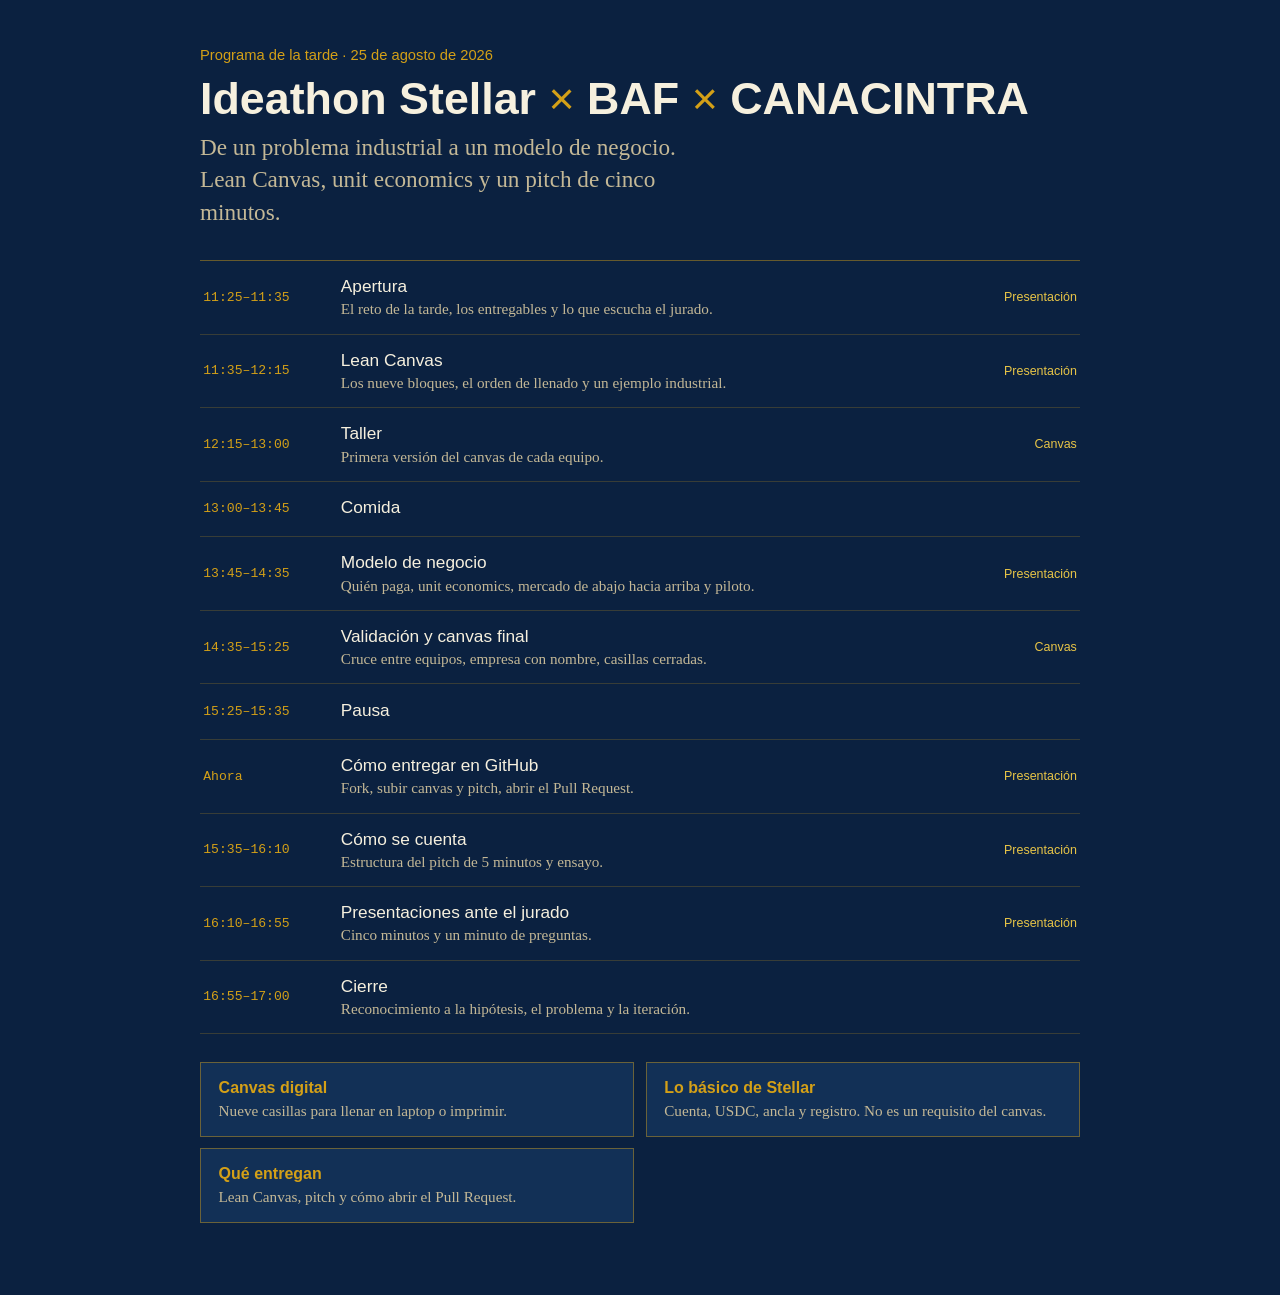
<file: presentaciones/index.html>
<!doctype html>
<html lang="es">
<head>
<meta charset="utf-8">
<meta name="viewport" content="width=device-width, initial-scale=1">
<title>Programa · Ideathon Stellar × BAF × CANACINTRA</title>
<link rel="stylesheet" href="deck.css">
<style>
  body {
    background: var(--navy);
    overflow: auto;
    height: auto;
    min-height: 100%;
  }
  .hub { max-width: 58rem; margin: 0 auto; padding: 2.8rem 1.5rem 4.5rem; }
  .hub h1 { font-size: clamp(1.9rem, 4.5vw, 2.8rem); margin-bottom: 0.5rem; color: var(--ivory); }
  .hub .lede { color: var(--ivory-dim); max-width: 44ch; margin-bottom: 2rem; }
  .run { display: grid; gap: 0; border-top: 1px solid var(--line); }
  .row {
    display: grid;
    grid-template-columns: 7.4rem 1fr auto;
    gap: 0.8rem 1.2rem;
    border-bottom: 1px solid rgba(212, 160, 23, 0.22);
    padding: 0.95rem 0.2rem;
    align-items: center;
    color: inherit;
    text-decoration: none;
  }
  .row:hover { background: var(--navy-2); }
  .row.pause { color: var(--ivory-dim); }
  .when { font-family: var(--font-mono); font-size: 0.82rem; color: var(--gold); }
  .name {
    font-family: var(--font-display);
    font-size: 1.08rem;
    color: var(--ivory);
  }
  .row small {
    color: var(--ivory-dim);
    display: block;
    font-family: var(--font-body);
    margin-top: 0.2rem;
    font-size: 0.95rem;
  }
  .go {
    font-family: var(--font-display);
    font-size: 0.78rem;
    color: var(--gold-light);
  }
  .tools { display: grid; grid-template-columns: 1fr 1fr; gap: 0.7rem; margin-top: 1.75rem; }
  .tools a {
    display: block;
    padding: 1rem 1.1rem;
    border: 1px solid var(--line);
    background: var(--navy-2);
    text-decoration: none;
    color: var(--ivory);
  }
  .tools b {
    font-family: var(--font-display);
    display: block;
    margin-bottom: 0.3rem;
    color: var(--gold);
  }
  .tools span { color: var(--ivory-dim); font-size: 0.95rem; }
  @media (max-width: 640px) {
    .row { grid-template-columns: 1fr; }
    .tools { grid-template-columns: 1fr; }
  }
</style>
</head>
<body>
<div class="hub">
  <p class="eyebrow">Programa de la tarde · 25 de agosto de 2026</p>
  <h1>Ideathon Stellar <span class="x">×</span> BAF <span class="x">×</span> CANACINTRA</h1>
  <p class="lede">De un problema industrial a un modelo de negocio. Lean Canvas, unit economics y un pitch de cinco minutos.</p>

  <div class="run">
    <a class="row" href="00-reset.html">
      <div class="when">11:25–11:35</div>
      <div><div class="name">Apertura</div><small>El reto de la tarde, los entregables y lo que escucha el jurado.</small></div>
      <div class="go">Presentación</div>
    </a>
    <a class="row" href="01-lean-canvas.html">
      <div class="when">11:35–12:15</div>
      <div><div class="name">Lean Canvas</div><small>Los nueve bloques, el orden de llenado y un ejemplo industrial.</small></div>
      <div class="go">Presentación</div>
    </a>
    <a class="row" href="canvas.html">
      <div class="when">12:15–13:00</div>
      <div><div class="name">Taller</div><small>Primera versión del canvas de cada equipo.</small></div>
      <div class="go">Canvas</div>
    </a>
    <div class="row pause">
      <div class="when">13:00–13:45</div>
      <div><div class="name">Comida</div><small></small></div>
      <div class="go"></div>
    </div>
    <a class="row" href="02-modelo-negocio.html">
      <div class="when">13:45–14:35</div>
      <div><div class="name">Modelo de negocio</div><small>Quién paga, unit economics, mercado de abajo hacia arriba y piloto.</small></div>
      <div class="go">Presentación</div>
    </a>
    <a class="row" href="canvas.html">
      <div class="when">14:35–15:25</div>
      <div><div class="name">Validación y canvas final</div><small>Cruce entre equipos, empresa con nombre, casillas cerradas.</small></div>
      <div class="go">Canvas</div>
    </a>
    <div class="row pause">
      <div class="when">15:25–15:35</div>
      <div><div class="name">Pausa</div><small></small></div>
      <div class="go"></div>
    </div>
    <a class="row" href="04-git.html">
      <div class="when">Ahora</div>
      <div><div class="name">Cómo entregar en GitHub</div><small>Fork, subir canvas y pitch, abrir el Pull Request.</small></div>
      <div class="go">Presentación</div>
    </a>
    <a class="row" href="03-pitch.html">
      <div class="when">15:35–16:10</div>
      <div><div class="name">Cómo se cuenta</div><small>Estructura del pitch de 5 minutos y ensayo.</small></div>
      <div class="go">Presentación</div>
    </a>
    <a class="row" href="03-pitch.html">
      <div class="when">16:10–16:55</div>
      <div><div class="name">Presentaciones ante el jurado</div><small>Cinco minutos y un minuto de preguntas.</small></div>
      <div class="go">Presentación</div>
    </a>
    <div class="row">
      <div class="when">16:55–17:00</div>
      <div><div class="name">Cierre</div><small>Reconocimiento a la hipótesis, el problema y la iteración.</small></div>
      <div class="go"></div>
    </div>
  </div>

  <div class="tools">
    <a href="canvas.html">
      <b>Canvas digital</b>
      <span>Nueve casillas para llenar en laptop o imprimir.</span>
    </a>
    <a href="../stellar.md">
      <b>Lo básico de Stellar</b>
      <span>Cuenta, USDC, ancla y registro. No es un requisito del canvas.</span>
    </a>
    <a href="../README.md">
      <b>Qué entregan</b>
      <span>Lean Canvas, pitch y cómo abrir el Pull Request.</span>
    </a>
  </div>
</div>
</body>
</html>
</file>
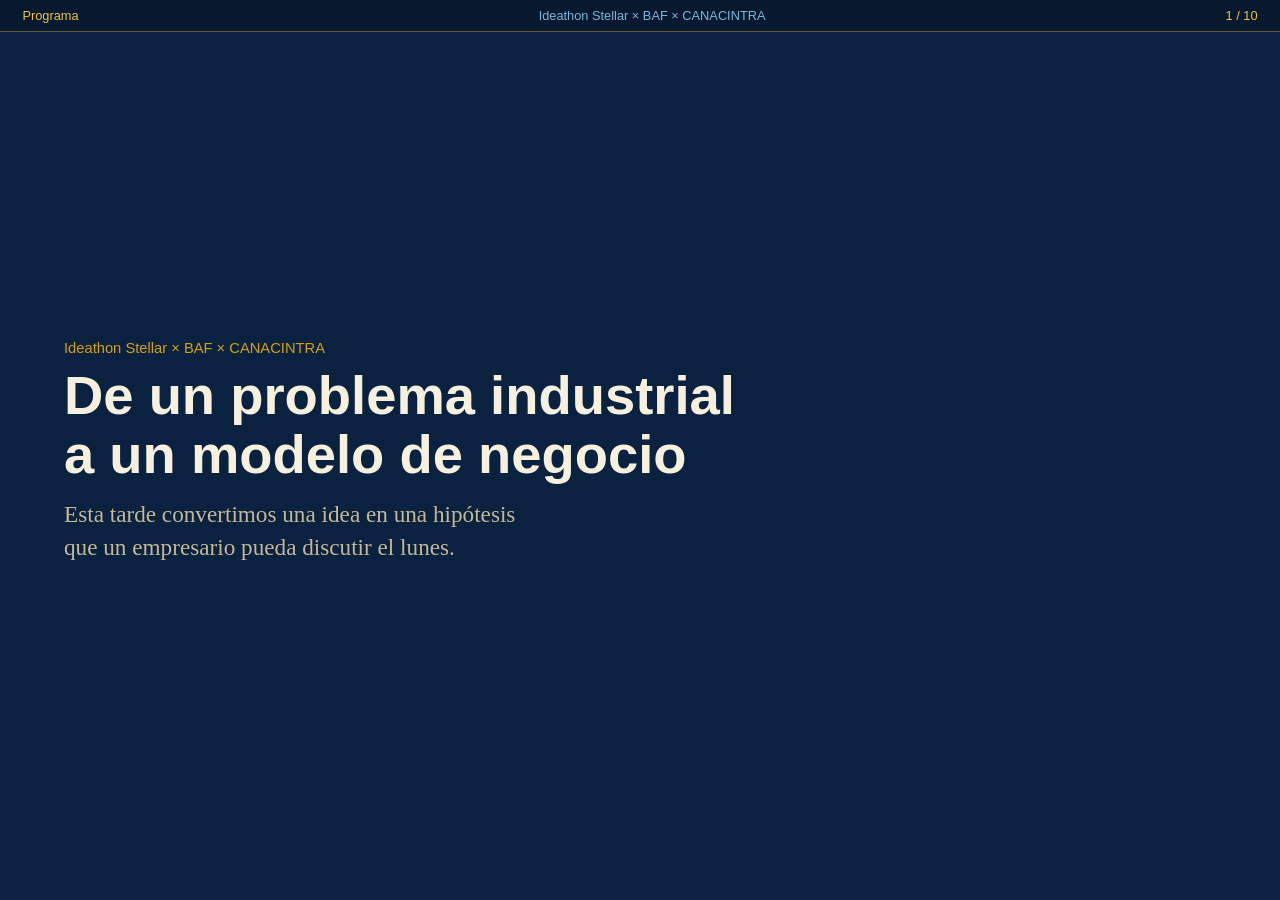
<file: presentaciones/00-reset.html>
<!doctype html>
<html lang="es">
<head>
<meta charset="utf-8">
<meta name="viewport" content="width=device-width, initial-scale=1">
<title>Apertura · El modelo de negocio</title>
<link rel="stylesheet" href="deck.css">
</head>
<body>
<nav class="bar">
  <a href="index.html">Programa</a>
  <span class="mid">Ideathon Stellar × BAF × CANACINTRA</span>
  <span id="pos"></span>
</nav>

<article class="slide on">
  <p class="eyebrow">Ideathon Stellar × BAF × CANACINTRA</p>
  <h1>De un problema industrial<br>a un modelo de negocio</h1>
  <p class="lede">Esta tarde convertimos una idea en una hipótesis que un empresario pueda discutir el lunes.</p>
</article>

<article class="slide">
  <p class="eyebrow">El reto</p>
  <h2>No se trata de explicar una tecnología</h2>
  <p>Se trata de nombrar a un cliente real, un dolor con cifra, una forma de cobrar y una primera empresa a la que llevar la propuesta.</p>
  <p>Stellar es un riel posible. No hay que encajar la idea a la red.</p>
</article>

<article class="slide">
  <p class="eyebrow">Qué es una hipótesis de negocio</p>
  <p class="q">«Una startup es una institución humana diseñada para crear un producto o servicio bajo condiciones de extrema incertidumbre.»</p>
  <p style="margin-top:1.2rem;color:var(--gold);font-family:var(--font-display);letter-spacing:0.12em;text-transform:uppercase;font-size:0.85rem;">Eric Ries · The Lean Startup</p>
  <p style="margin-top:1.2rem;max-width:44ch">Ustedes no tienen que demostrar que el negocio ya existe. Tienen que escribir, en una página, las apuestas que habría que validar con un piloto.</p>
</article>

<article class="slide">
  <p class="eyebrow">Los tres entregables</p>
  <h2>Una página, unos números, una historia</h2>
  <div class="grid">
    <div class="card"><b>Lean Canvas</b><span>Nueve bloques. Cliente, problema, valor, solución, canal, ingresos, costos, métricas y ventaja. Frases específicas, no slogans.</span></div>
    <div class="card"><b>Modelo de negocio</b><span>Quién paga, a qué precio, contra qué alternativa, con qué margen por operación y a cuántas empresas se llega de abajo hacia arriba.</span></div>
    <div class="card"><b>Pitch de 5 minutos</b><span>La hipótesis contada de pie, con cifra, nombre de empresa y el siguiente paso concreto.</span></div>
  </div>
</article>

<article class="slide">
  <p class="eyebrow">Programa · hasta las 17:00</p>
  <h2>Cómo se reparte la tarde</h2>
  <table>
    <thead><tr><th>Hora</th><th>Sesión</th></tr></thead>
    <tbody>
      <tr><td class="t">11:35–12:15</td><td>Metodología Lean Canvas: los nueve bloques y el orden de llenado</td></tr>
      <tr><td class="t">12:15–13:00</td><td>Taller: primera versión del canvas de cada equipo</td></tr>
      <tr><td class="t">13:00–13:45</td><td>Comida</td></tr>
      <tr><td class="t">13:45–14:35</td><td>Modelo de negocio: quién paga, unit economics y mercado</td></tr>
      <tr><td class="t">14:35–15:25</td><td>Piloto, validación entre equipos y canvas final</td></tr>
      <tr><td class="t">15:35–16:10</td><td>Cómo se cuenta: estructura y ensayo del pitch</td></tr>
      <tr><td class="t">16:10–16:55</td><td>Presentaciones ante el jurado</td></tr>
      <tr><td class="t">16:55–17:00</td><td>Reconocimiento y cierre</td></tr>
    </tbody>
  </table>
</article>

<article class="slide">
  <p class="eyebrow">Lo básico de Stellar</p>
  <h2>Una red para mover valor y dejar registro</h2>
  <div class="grid">
    <div class="card"><b>Liquidación</b><span>Valor que cruza fronteras o monedas en segundos, no en días hábiles.</span></div>
    <div class="card"><b>Costo</b><span>La red cobra fracciones de centavo. El costo real está en convertir a pesos.</span></div>
    <div class="card"><b>Registro</b><span>Un mismo hecho verificable por varias partes que no se tienen plena confianza.</span></div>
    <div class="card"><b>Automatización</b><span>Una liquidación que hoy depende de un intermediario lento o caro.</span></div>
  </div>
  <p class="note">Si el problema no pide eso, el canvas se llena igual. No se puntúa el encaje.</p>
</article>

<article class="slide">
  <p class="eyebrow">Qué escucha el jurado</p>
  <h2>Cuatro preguntas, todo el día</h2>
  <ol class="steps">
    <li>¿Quién es el cliente, con industria, tamaño y lugar?</li>
    <li>¿Cuánto le cuesta hoy el problema, en pesos o en días?</li>
    <li>¿Quién firma el cheque y por qué pagaría esto y no la alternativa?</li>
    <li>¿A qué empresa concreta se lo llevarían el lunes, y qué le pedirían?</li>
  </ol>
</article>

<article class="slide">
  <p class="eyebrow">Criterios</p>
  <h2>Cien puntos de contenido</h2>
  <table>
    <thead><tr><th>Criterio</th><th>Qué se busca</th><th></th></tr></thead>
    <tbody>
      <tr><td>Problema y cliente</td><td>Frase con costo cuantificado. Cliente específico. Alternativa actual.</td><td class="t">25</td></tr>
      <tr><td>Lean Canvas</td><td>Nueve bloques precisos, en el orden correcto, sin slogans.</td><td class="t">25</td></tr>
      <tr><td>Modelo de negocio</td><td>Quién paga, margen con conversión a pesos, mercado de abajo hacia arriba, piloto.</td><td class="t">30</td></tr>
      <tr><td>Pitch</td><td>Cabe en 5 minutos y sostiene la pregunta de dinero.</td><td class="t">20</td></tr>
    </tbody>
  </table>
</article>

<article class="slide">
  <p class="eyebrow">Cómo se trabaja</p>
  <h2>Una mesa, un canvas, un escribano</h2>
  <ul>
    <li>El canvas se llena en laptop o en papel. Una sola persona escribe; el resto discute.</li>
    <li>Si una casilla no cabe en una frase corta, está incompleta: se recorta, no se adorna.</li>
    <li>A las 16:10 el taller cierra. Lo que se presenta es lo que está en el canvas.</li>
  </ul>
</article>

<article class="slide">
  <p class="eyebrow">Siguiente sesión</p>
  <p class="bigtime">Lean Canvas</p>
  <p class="lede">Nueve hipótesis. Un orden. Una página que un empresario pueda leer de pie.</p>
</article>

<script src="deck.js"></script>
</body>
</html>
</file>
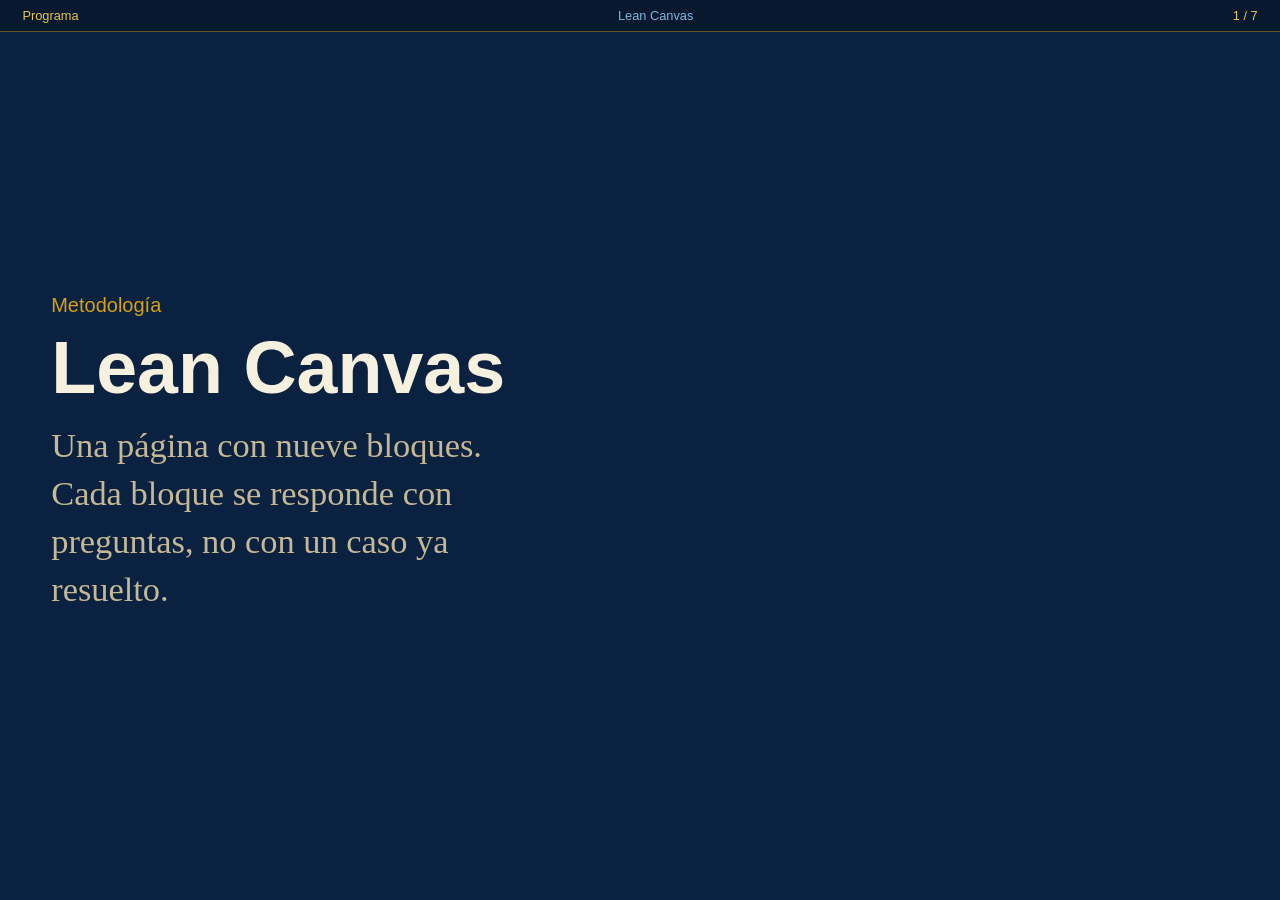
<file: presentaciones/01-lean-canvas.html>
<!doctype html>
<html lang="es">
<head>
<meta charset="utf-8">
<meta name="viewport" content="width=device-width, initial-scale=1">
<title>Lean Canvas</title>
<link rel="stylesheet" href="deck.css">
<style>
  .lean .slide { padding: 3.2rem 3.2rem 2.2rem; }
  .lean .slide.board { padding: 2.85rem 1.1rem 0.9rem; }
  .lean h1 { font-size: clamp(3rem, 7vw, 4.6rem); }
  .lean h2 { font-size: clamp(2.1rem, 4.8vw, 3.1rem); }
  .lean .eyebrow { font-size: 1.25rem; }
  .lean p, .lean li { font-size: clamp(1.55rem, 2.7vw, 2rem); }
  .lean p.lede { font-size: clamp(1.7rem, 3vw, 2.15rem); max-width: 28ch; }
  .lean .note { font-size: 1.55rem; }
  .lean .steps li { font-size: clamp(1.5rem, 2.5vw, 1.9rem); margin-bottom: 0.55rem; }
  .lean .steps li::before { font-size: 1.5rem; }
  .lean .canvas-head strong { font-size: 1.7rem; }
  .lean .canvas-head span { font-size: 1.2rem; }
  .lean .live { min-height: 72vh; gap: 4px; }
  .lean .live > div { padding: 0.7rem 0.75rem; overflow: visible; }
  .lean .live h3 { font-size: clamp(1.15rem, 1.8vw, 1.4rem); margin-bottom: 0.4rem; }
  .lean .live ul, .lean .live p, .lean .live li {
    font-size: clamp(1.2rem, 1.85vw, 1.5rem);
    line-height: 1.28;
  }
  .lean .live .sub { font-size: clamp(1.05rem, 1.6vw, 1.3rem); }
  .lean .live .sub b { font-size: 1.05rem; }
</style>
</head>
<body class="lean">
<nav class="bar">
  <a href="index.html">Programa</a>
  <span class="mid">Lean Canvas</span>
  <span id="pos"></span>
</nav>

<article class="slide on">
  <p class="eyebrow">Metodología</p>
  <h1>Lean Canvas</h1>
  <p class="lede">Una página con nueve bloques. Cada bloque se responde con preguntas, no con un caso ya resuelto.</p>
</article>

<article class="slide">
  <p class="eyebrow">Para qué</p>
  <h2>Antes de dibujar la solución</h2>
  <p>El Lean Canvas (Ash Maurya, a partir del Business Model Canvas) sirve para dejar por escrito las apuestas de un negocio que todavía no existe.</p>
  <p>No se llena con un ejemplo copiado. Se llena contestando, en orden, las preguntas de cada casilla.</p>
</article>

<article class="slide board">
  <div class="canvas-head">
    <strong>Lean Canvas</strong>
    <span>Preguntas para definir cada bloque · se llena en este orden: 1 → 9</span>
  </div>
  <div class="live">
    <div class="p">
      <h3>2 · Problema</h3>
      <ul>
        <li>¿Cuáles son los tres dolores de ese cliente?</li>
        <li>¿Cuánto le cuesta el principal, en pesos o en días?</li>
      </ul>
      <div class="sub"><b>Alternativa actual</b>¿Cómo lo resuelven hoy —Excel, SPEI, factoraje, intermediario, aguantarse— y qué les cuesta esa práctica?</div>
    </div>
    <div class="s">
      <h3>4 · Solución</h3>
      <ul>
        <li>¿Qué hacen, un verbo por cada dolor?</li>
        <li>Si usan Stellar, ¿qué pasa en la red y qué se queda fuera?</li>
      </ul>
    </div>
    <div class="m">
      <h3>8 · Métricas clave</h3>
      <ul>
        <li>¿Qué dos números dirían si el piloto funciona?</li>
        <li>¿El cliente lo vuelve a usar sin que lo persigan?</li>
      </ul>
    </div>
    <div class="u">
      <h3>3 · Propuesta única de valor</h3>
      <ul>
        <li>¿Qué cambia para el cliente la semana que entra?</li>
        <li>¿Cómo lo diría él en una junta, sin jerga técnica?</li>
      </ul>
    </div>
    <div class="a">
      <h3>9 · Ventaja injusta</h3>
      <ul>
        <li>¿Qué no puede copiar un competidor en 30 días?</li>
        <li>¿Qué tienen ustedes que no se improvisa en un mes?</li>
      </ul>
    </div>
    <div class="c">
      <h3>5 · Canales</h3>
      <ul>
        <li>¿Cómo llegan a los primeros diez clientes?</li>
        <li>¿Qué puerta ya existe: cámara, OEM, asociación?</li>
      </ul>
    </div>
    <div class="e">
      <h3>1 · Segmentos de clientes</h3>
      <ul>
        <li>¿Quién es, con industria, tamaño y ciudad?</li>
        <li>¿Quién usa la herramienta a diario?</li>
        <li>¿Quién firma el cheque?</li>
      </ul>
      <div class="sub"><b>Early adopter</b>¿Qué empresa concreta sería la primera en probarlo, y a quién le pedirían algo el lunes?</div>
    </div>
    <div class="k">
      <h3>7 · Estructura de costos</h3>
      <ul>
        <li>¿Qué cuesta entregar una sola operación?</li>
        <li>¿Cuánto sale convertir a pesos, si aplica?</li>
        <li>¿Qué margen queda por operación?</li>
      </ul>
    </div>
    <div class="r">
      <h3>6 · Flujos de ingreso</h3>
      <ul>
        <li>¿Quién paga?</li>
        <li>¿Comisión, suscripción, spread u originación?</li>
        <li>¿A qué precio, comparado con lo que ya pagan hoy?</li>
      </ul>
    </div>
  </div>
</article>

<article class="slide">
  <p class="eyebrow">Orden</p>
  <h2>No de izquierda a derecha</h2>
  <ol class="steps">
    <li>Segmentos — industria, tamaño, ciudad, quién paga</li>
    <li>Problema — tres dolores y la alternativa actual</li>
    <li>Propuesta de valor — qué cambia la semana que entra</li>
    <li>Solución — un verbo por dolor</li>
    <li>Canales — cómo llegan a los primeros diez</li>
    <li>Ingresos — quién paga y contra qué</li>
    <li>Costos — una operación, incluido salir a pesos</li>
    <li>Métricas — dos números del piloto</li>
    <li>Ventaja injusta — qué no copian en 30 días</li>
  </ol>
</article>

<article class="slide">
  <p class="eyebrow">Cómo se contesta</p>
  <h2>Cada casilla tiene que poder leerse en voz alta</h2>
  <ul>
    <li>Si no pueden nombrar industria y ciudad, el segmento todavía no está.</li>
    <li>Si el dolor no tiene pesos o días, el problema todavía no está.</li>
    <li>Si no saben quién firma el cheque, el modelo todavía no está.</li>
    <li>Si no hay alternativa actual, no hay competencia contra la cual cobrar.</li>
  </ul>
</article>

<article class="slide">
  <p class="eyebrow">Lo básico de Stellar</p>
  <h2>Cuenta, activo, ancla, registro</h2>
  <ol class="steps">
    <li>Una cuenta envía un activo (por ejemplo USDC) a otra. La red confirma en segundos.</li>
    <li>El ancla es quien cambia pesos ↔ token. Ahí está el costo que define el margen.</li>
    <li>El registro sirve cuando varias partes necesitan el mismo hecho verificable.</li>
    <li>No hay que forzarla. El canvas se llena igual.</li>
  </ol>
</article>

<article class="slide">
  <p class="eyebrow">Taller</p>
  <h2>Contestar las preguntas, no adornar la página</h2>
  <ol class="steps">
    <li>Un escribano. El resto discute.</li>
    <li>Primero casillas 1 a 4. Después 5 a 9, aunque queden provisionales.</li>
    <li>Al cierre, las nueve tienen respuesta. Eso es la versión 1.</li>
  </ol>
</article>

<script src="deck.js"></script>
</body>
</html>
</file>
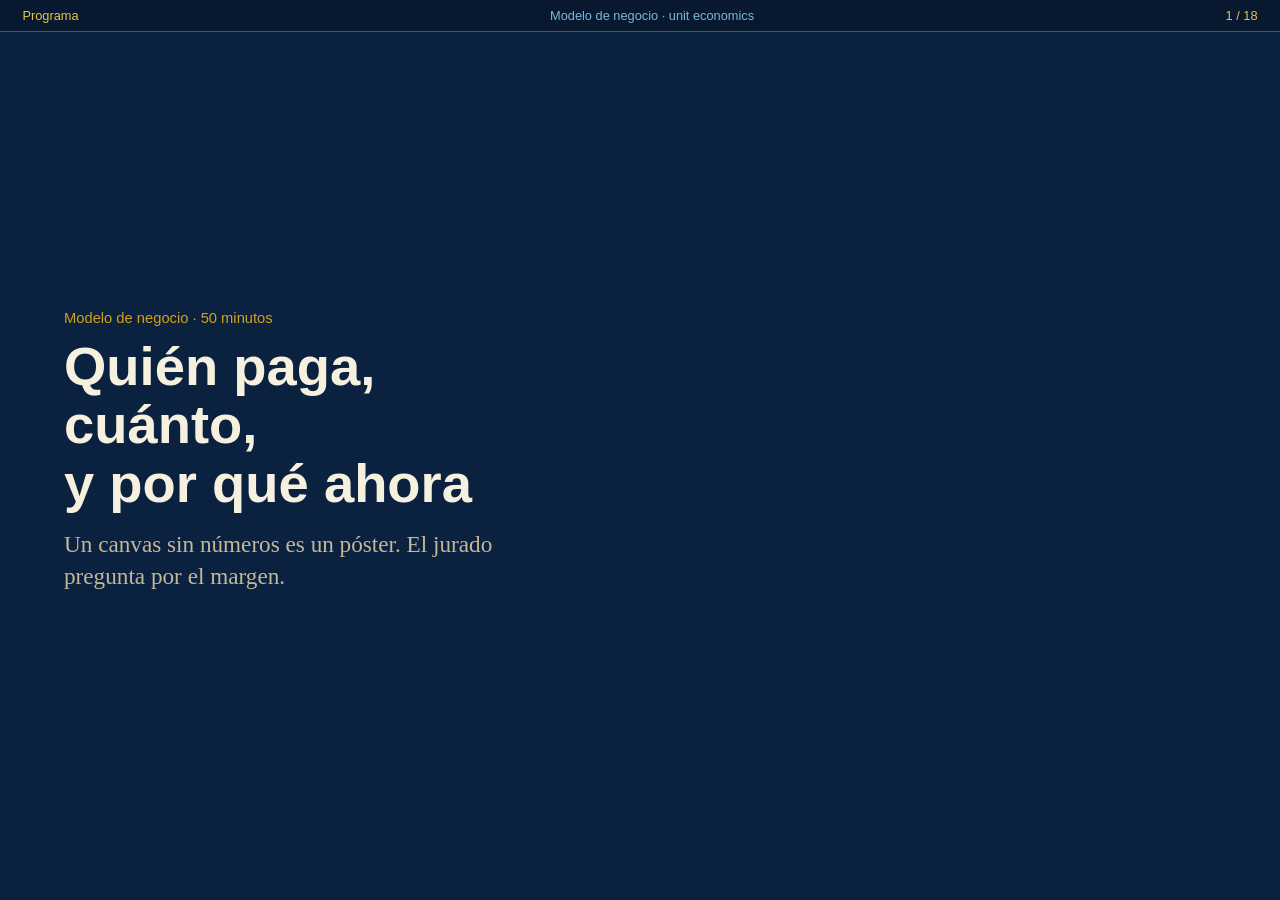
<file: presentaciones/02-modelo-negocio.html>
<!doctype html>
<html lang="es">
<head>
<meta charset="utf-8">
<meta name="viewport" content="width=device-width, initial-scale=1">
<title>Modelo de negocio y unit economics</title>
<link rel="stylesheet" href="deck.css">
</head>
<body>
<nav class="bar">
  <a href="index.html">Programa</a>
  <span class="mid">Modelo de negocio · unit economics</span>
  <span id="pos"></span>
</nav>

<article class="slide on">
  <p class="eyebrow">Modelo de negocio · 50 minutos</p>
  <h1>Quién paga,<br>cuánto,<br>y por qué ahora</h1>
  <p class="lede">Un canvas sin números es un póster. El jurado pregunta por el margen.</p>
</article>

<article class="slide">
  <p class="eyebrow">Definición de trabajo</p>
  <h2>El modelo es cómo el valor se vuelve cobro</h2>
  <p>No es el producto. No es la red. No es “monetizaremos después”.</p>
  <p>Es la respuesta encadenada a cinco cosas: <strong>quién recibe el valor, quién paga, a qué precio, contra qué alternativa, y qué queda después de entregar una operación</strong>.</p>
</article>

<article class="slide">
  <p class="eyebrow">La pregunta que ordena el bloque</p>
  <p class="bigtime">¿Quién firma<br>el cheque?</p>
  <p>Si la respuesta es “el usuario”, hay que volver al canvas. En industria, quien opera el flujo y quien autoriza el gasto casi nunca son la misma persona.</p>
</article>

<article class="slide">
  <p class="eyebrow">Cliente, usuario, pagador · en el cobro</p>
  <div class="grid">
    <div class="card"><b>El proveedor</b><span>Paga para cobrar antes. Típico en factoraje y adelanto de factura.</span></div>
    <div class="card"><b>El comprador / OEM</b><span>Paga para ordenar su cadena: nómina, dispersión, trazabilidad, membresía B2B.</span></div>
    <div class="card"><b>El intermediario actual</b><span>A veces el negocio es sustituirlo; a veces es venderle a él. Hay que elegir.</span></div>
    <div class="card"><b>Un tercero</b><span>Aseguradora, certificador, inversionista. Solo si su incentivo está escrito, no supuesto.</span></div>
  </div>
</article>

<article class="slide">
  <p class="eyebrow">Cuatro modelos que caben en esta sala</p>
  <h2>Uno principal. El resto es ruido.</h2>
  <div class="grid">
    <div class="card"><b>Comisión por transacción</b><span>Puntos básicos sobre el monto. Clara y comparable. Se cae si es más cara que SPEI sin un ahorro de tiempo o riesgo que lo justifique.</span></div>
    <div class="card"><b>Suscripción por empresa</b><span>Cuota mensual. Sirve cuando hay uso frecuente y un campeón interno. No sirve si el cliente compra “una vez al trimestre”.</span></div>
    <div class="card"><b>Diferencial cambiario</b><span>El ingreso está en el spread al convertir. Hay que compararlo con el banco y el centro cambiario, no con cero.</span></div>
    <div class="card"><b>Fee de originación</b><span>Porcentaje al adelantar una factura o un crédito. Paga quien recibe la liquidez. El fondeador lleva otro rendimiento, aparte.</span></div>
  </div>
</article>

<article class="slide">
  <p class="eyebrow">Precio</p>
  <h2>Siempre contra la alternativa, nunca contra el vacío</h2>
  <div class="pair">
    <div class="box no">
      <div class="lbl">No se sostiene</div>
      <p>Cobramos 1 %. Es barato y disruptivo.</p>
    </div>
    <div class="box yes">
      <div class="lbl">Se puede discutir</div>
      <p>Hoy paga 2 a 4 % entre spread y comisión, y espera 3 días. Nuestra comisión es 80 bps y liquida en minutos. En 50 mil USD ahorra cerca de 1,200 USD por operación.</p>
    </div>
  </div>
</article>

<article class="slide">
  <p class="eyebrow">Unit economics</p>
  <h2>Una operación, no el año cinco</h2>
  <p>Unit economics es el margen de <em>una</em> unidad de cobro: una transferencia, un adelanto, una membresía mensual. Si esa unidad no deja margen, el volumen no lo arregla: lo multiplica.</p>
  <table>
    <thead><tr><th>Concepto</th><th>Pregunta que responde</th></tr></thead>
    <tbody>
      <tr><td>Ingreso por operación</td><td>¿Cuánto entra cuando el hecho ocurre una vez?</td></tr>
      <tr><td>− Fee de red Stellar</td><td>Fracciones de centavo. No es el negocio ni el costo.</td></tr>
      <tr><td>− On / off ramp</td><td>¿Cuánto cuesta entrar y salir a pesos?</td></tr>
      <tr><td>− Operación y soporte</td><td>¿Quién atiende al tesorero a las seis de la tarde?</td></tr>
      <tr><td>− Cumplimiento</td><td>¿KYC, CFDI, contrato, auditoría?</td></tr>
      <tr><td><strong>= Margen de contribución</strong></td><td>Si es cero o negativo, el modelo no existe todavía.</td></tr>
    </tbody>
  </table>
</article>

<article class="slide">
  <p class="eyebrow">El costo que define el negocio</p>
  <p class="bigtime">No es la red.<br>Es salir a pesos.</p>
  <p>Ancla, conversión, cumplimiento. En Stellar el riel es barato a propósito. Omitir el on/off ramp convierte un margen decente en un número de ficción.</p>
</article>

<article class="slide">
  <p class="eyebrow">Ejemplo numérico</p>
  <h2>Adelanto de 500,000 MXN</h2>
  <table>
    <thead><tr><th>Concepto</th><th>Monto</th></tr></thead>
    <tbody>
      <tr><td>Ingreso: 1.2 % de originación</td><td class="t">6,000 MXN</td></tr>
      <tr><td>Fee de red Stellar</td><td class="t">&lt; 1 MXN</td></tr>
      <tr><td>Ancla / on-off ramp, 0.5 %</td><td class="t">2,500 MXN</td></tr>
      <tr><td>Verificación de CFDI y soporte</td><td class="t">800 MXN</td></tr>
      <tr><td><strong>Margen de contribución</strong></td><td class="t">≈ 2,700 MXN</td></tr>
    </tbody>
  </table>
  <p class="note">0.54 % por operación. Feo, pequeño y defendible. Eso se puede llevar a una junta. Un 40 % “porque blockchain es eficiente” no.</p>
</article>

<article class="slide">
  <p class="eyebrow">Cómo leer ese margen</p>
  <h2>Tres pruebas rápidas</h2>
  <ul>
    <li><strong>¿Cubre el costo de adquirir al siguiente cliente?</strong> Si cada venta nueva cuesta más que el margen de las primeras operaciones, el piloto enseña, pero no escala.</li>
    <li><strong>¿Sigue en pie si el ancla sube 20 pb?</strong> El riel no se mueve; el socio de conversión sí.</li>
    <li><strong>¿El cliente percibe el ahorro?</strong> 2,700 MXN de margen propio no importan si el proveedor no ve diferencia frente al banco.</li>
  </ul>
</article>

<article class="slide">
  <p class="eyebrow">Mercado</p>
  <h2>De abajo hacia arriba</h2>
  <p style="font-family:var(--font-display);letter-spacing:0.04em;text-transform:uppercase;color:var(--gold-light);max-width:none;">
    empresas alcanzables × operaciones al mes × ticket × comisión
  </p>
  <div class="pair">
    <div class="box no">
      <div class="lbl">Arriba hacia abajo</div>
      <p>El 1 % de un mercado de 40 mil millones. No se puede auditar. No se puede defender línea por línea.</p>
    </div>
    <div class="box yes">
      <div class="lbl">Abajo hacia arriba</div>
      <p>400 proveedores vía CANACINTRA Bajío × 2 operaciones/mes × 500 mil × 1.2 % = 4.8 MDP/mes a saturación. Año 1 al 5 %: 240 mil al mes.</p>
    </div>
  </div>
</article>

<article class="slide">
  <p class="eyebrow">Play de playa</p>
  <h2>CANACINTRA es canal, no mercado</h2>
  <ul>
    <li>No se escribe “todas las socias de la cámara”.</li>
    <li>Se escribe esta vertical, esta delegación, este rango de empleados, este tipo de factura o de pago.</li>
    <li>Un nombre de empresa vale más que un TAM. El jurado de industria lo nota en segundos.</li>
  </ul>
</article>

<article class="slide">
  <p class="eyebrow">Por qué ahora</p>
  <h2>Qué cambió y no existía hace cinco años</h2>
  <div class="grid">
    <div class="card"><b>Nearshoring</b><span>Más pedidos sobre el mismo capital de trabajo. El dolor de liquidez dejó de ser anecdótico.</span></div>
    <div class="card"><b>Rieles operativos</b><span>Stablecoins y anclas con entrada y salida en México. Hace un lustro era un paper.</span></div>
    <div class="card"><b>Costo y tiempo</b><span>Lo que el corresponsal no puede ofrecer sin una cadena de bancos intermedios.</span></div>
    <div class="card"><b>Regulación</b><span>Hay que nombrarla: Ley Fintech, cesión de derechos, PLD. Esconderla es un riesgo, no una estrategia.</span></div>
  </div>
</article>

<article class="slide">
  <p class="eyebrow">Riesgo</p>
  <h2>El número uno, con mitigación</h2>
  <p>Todo modelo tiene un riesgo que, si se materializa, mata el piloto. Se elige uno y se dice cómo se ataja. Nombrarlo suma; esconderlo se nota en el minuto de preguntas.</p>
  <div class="grid">
    <div class="card"><b>Regulatorio</b><span>¿Están ofreciendo un valor, un crédito, una captación? Cada uno tiene figura.</span></div>
    <div class="card"><b>Adopción</b><span>El tesorero ya tiene un proceso. ¿Qué dolor justifica cambiarlo este trimestre?</span></div>
    <div class="card"><b>Dependencia</b><span>Si el ancla se cae o sube de precio, ¿el margen sobrevive?</span></div>
    <div class="card"><b>Contraparte</b><span>Si el OEM no paga, ¿quién absorbe? El riel no elimina el riesgo crediticio.</span></div>
  </div>
</article>

<article class="slide">
  <p class="eyebrow">El lunes</p>
  <p class="bigtime">Una empresa.<br>Un nombre.<br>Una petición.</p>
  <p>No “explorar el mercado”. Una factura real, una entrevista de treinta minutos, un tesorero concreto, un número de operaciones del mes pasado.</p>
</article>

<article class="slide">
  <p class="eyebrow">Diseño del piloto</p>
  <h2>Qué se pide, qué no se promete</h2>
  <ul>
    <li>Un caso real, acotado: una factura, una dispersión, un lote, un cruce de frontera.</li>
    <li>Un criterio de éxito medible en semanas, no en “transformación digital”.</li>
    <li>Sin dinero de clientes en la primera corrida, si todavía no hay figura ni ancla.</li>
    <li>Una persona del lado de la empresa que pueda decir que sí o que no.</li>
  </ul>
</article>

<article class="slide">
  <p class="eyebrow">Preguntas que van a aparecer</p>
  <h2>Si no están en el canvas, salen en el pitch</h2>
  <ul>
    <li>¿Por qué abandonaría su proceso actual?</li>
    <li>¿Cuánto tiene que costar la operación para que exista margen?</li>
    <li>¿Quién opera la conversión a pesos?</li>
    <li>Si lo hicieran con SPEI y una base de datos, ¿qué se pierde exactamente?</li>
    <li>¿Quién, dentro de la empresa, firma este contrato?</li>
  </ul>
</article>

<article class="slide">
  <p class="eyebrow">Taller</p>
  <h2>Pasar los números al canvas</h2>
  <ol class="steps">
    <li>Quién paga, modelo y precio contra la alternativa.</li>
    <li>Unit economics de una operación, con on/off ramp escrito.</li>
    <li>Mercado: empresas × operaciones × ticket × comisión, y un año 1 honesto.</li>
    <li>Riesgo número uno. Empresa piloto. Qué le pedirían el lunes.</li>
  </ol>
  <p class="note">Al terminar, las casillas 6 y 7 del canvas tienen cifras, no adjetivos.</p>
</article>

<script src="deck.js"></script>
</body>
</html>
</file>
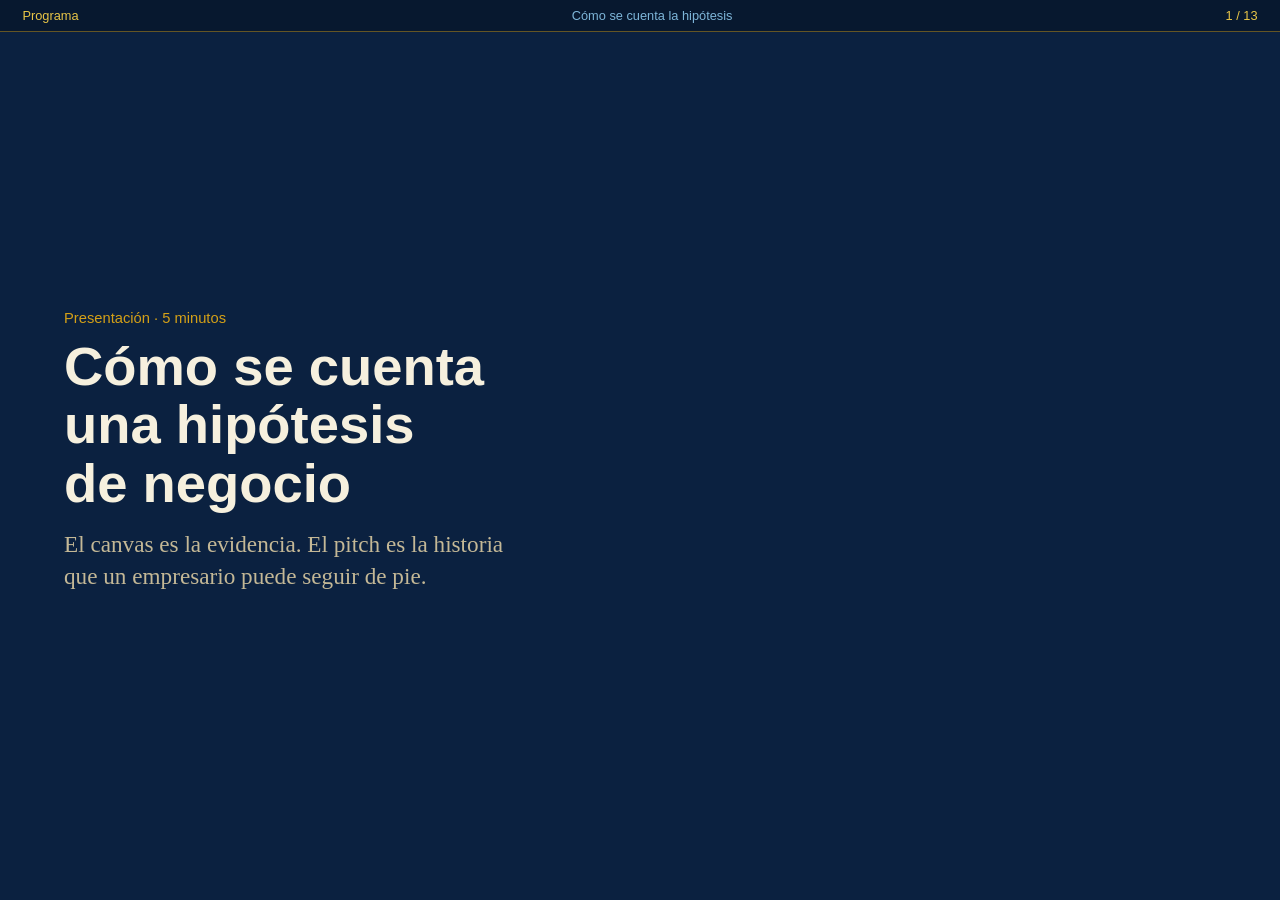
<file: presentaciones/03-pitch.html>
<!doctype html>
<html lang="es">
<head>
<meta charset="utf-8">
<meta name="viewport" content="width=device-width, initial-scale=1">
<title>El pitch · 5 minutos</title>
<link rel="stylesheet" href="deck.css">
</head>
<body>
<nav class="bar">
  <a href="index.html">Programa</a>
  <span class="mid">Cómo se cuenta la hipótesis</span>
  <span id="pos"></span>
</nav>

<article class="slide on">
  <p class="eyebrow">Presentación · 5 minutos</p>
  <h1>Cómo se cuenta<br>una hipótesis<br>de negocio</h1>
  <p class="lede">El canvas es la evidencia. El pitch es la historia que un empresario puede seguir de pie.</p>
</article>

<article class="slide">
  <p class="eyebrow">Por qué tan corto</p>
  <h2>Cinco minutos obligan a elegir</h2>
  <p>En una junta real, el director general no da quince minutos a una idea sin números. El formato imita esa restricción: si la hipótesis no cabe, todavía no está lista.</p>
  <p>Máximo dos personas al frente. Una cuenta el problema y el cliente; la otra, el modelo y el siguiente paso.</p>
</article>

<article class="slide">
  <p class="eyebrow">Arco narrativo</p>
  <h2>Dolor · quién · cómo · dinero · lunes</h2>
  <ol class="steps">
    <li>El problema, con cifra. Sin preámbulo de tecnología.</li>
    <li>El cliente y quién paga.</li>
    <li>La solución en verbos.</li>
    <li>Precio, margen por operación, mercado chico y honesto.</li>
    <li>La empresa piloto, la petición del lunes y el riesgo número uno.</li>
  </ol>
</article>

<article class="slide">
  <p class="eyebrow">Minuto a minuto</p>
  <h2>Cinco bloques, sin demo</h2>
  <table>
    <thead><tr><th>Tiempo</th><th>Qué se dice</th></tr></thead>
    <tbody>
      <tr><td class="t">0:00–1:00</td><td>Problema con cifra. La frase del canvas, no una introducción.</td></tr>
      <tr><td class="t">1:00–1:45</td><td>Cliente: industria, tamaño, lugar. Quién firma el cheque.</td></tr>
      <tr><td class="t">1:45–3:00</td><td>Solución: tres verbos. Qué cambia para el cliente.</td></tr>
      <tr><td class="t">3:00–4:00</td><td>Precio contra la alternativa. Margen. Mercado de abajo hacia arriba.</td></tr>
      <tr><td class="t">4:00–5:00</td><td>Empresa con nombre. Qué se pide el lunes. Riesgo mayor.</td></tr>
    </tbody>
  </table>
</article>

<article class="slide">
  <p class="eyebrow">Ejemplo · 0:00 a 1:45</p>
  <h2>Problema y cliente, dichos en voz alta</h2>
  <p class="q">«Un estampador de Silao factura 500 mil pesos a 90 días. El nearshoring le subió los pedidos y le vació el capital de trabajo. El banco le cobra cerca de 28 % anualizado por adelantarle esa factura.»</p>
  <p style="margin-top:1rem;max-width:46ch">Cliente: proveedor Tier 2, 80 personas. Paga el director general. Usa tesorería. No “las PyMEs del Bajío”.</p>
</article>

<article class="slide">
  <p class="eyebrow">Ejemplo · 1:45 a 4:00</p>
  <h2>Solución y números</h2>
  <p>Adelantar contra el CFDI, registrar que esa cesión es única, liquidar al fondeador. Stellar entra como registro y como riel; la conversión a pesos es el costo que define el margen.</p>
  <p>Originación de 1.2 %: 6,000 MXN de ingreso en 500 mil. Menos 2,500 de ancla y 800 de operación: quedan unos 2,700. Cuatrocientos proveedores de la delegación, al 5 % en el año uno, son 240 mil al mes. No el 1 % de México.</p>
</article>

<article class="slide">
  <p class="eyebrow">Ejemplo · 4:00 a 5:00</p>
  <h2>Piloto y riesgo</h2>
  <p class="q">«El lunes pedimos una factura real de 500 mil, vía la delegación. El riesgo mayor es regulatorio: no es una oferta pública. El piloto opera con inversionista institucional y contrato de cesión; la cadena registra unicidad y liquida, no capta del público.»</p>
</article>

<article class="slide">
  <p class="eyebrow">Qué escucha el jurado</p>
  <h2>Cuatro señales, no un discurso</h2>
  <ul>
    <li>Un costo en pesos o en días. Nunca “es ineficiente”.</li>
    <li>Una empresa que se podría visitar esta semana.</li>
    <li>Un margen que incluye salir a pesos.</li>
    <li>Una ventaja que no se agota en “usamos blockchain”.</li>
  </ul>
</article>

<article class="slide">
  <p class="eyebrow">Lo que resta puntos</p>
  <h2>Cuatro formas de perder el minuto</h2>
  <div class="grid">
    <div class="card"><b>Empezar por la tecnología</b><span>Si la primera frase es la red, el cliente todavía no existe para quien escucha.</span></div>
    <div class="card"><b>Cuatro voces</b><span>Más de dos personas al frente diluye la hipótesis. Se oye un comité, no una apuesta.</span></div>
    <div class="card"><b>TAM de miles de millones</b><span>El 1 % de un mercado gigante no se puede auditar. El jurado de industria lo descarta.</span></div>
    <div class="card"><b>Pedir más tiempo</b><span>A los 5:00 se cierra. Lo que no cupo no estaba listo.</span></div>
  </div>
</article>

<article class="slide">
  <p class="eyebrow">El minuto de preguntas</p>
  <h2>Se contestan con el canvas, no con improvisación</h2>
  <table>
    <thead><tr><th>Pregunta</th><th>Dónde está la respuesta</th></tr></thead>
    <tbody>
      <tr><td>¿Por qué no lo que ya usan hoy?</td><td>Problema: alternativa actual</td></tr>
      <tr><td>¿Quién opera la conversión a pesos, si hace falta?</td><td>Costos</td></tr>
      <tr><td>¿Qué pasa si la contraparte no cumple?</td><td>Riesgo número uno y mitigación</td></tr>
      <tr><td>¿Quién firma dentro de la empresa?</td><td>Segmentos: pagador</td></tr>
      <tr><td>¿Cuál es el riesgo mayor?</td><td>La última frase del pitch</td></tr>
    </tbody>
  </table>
</article>

<article class="slide">
  <p class="eyebrow">Ensayo</p>
  <h2>Dos corridas. La segunda, de pie.</h2>
  <ul>
    <li>Cronómetro en el celular. A los 5:00 se corta, incluso a media frase.</li>
    <li>Un compañero anota las palabras de más: adjetivos, preámbulos, “básicamente”.</li>
    <li>Si una cifra no está en el canvas, no se dice. El jurado puede pedir ver la página.</li>
  </ul>
</article>

<article class="slide">
  <p class="eyebrow">Presentaciones</p>
  <p class="bigtime">Canvas en mano.<br>Cinco minutos.<br>Una empresa con nombre.</p>
  <p class="lede">El jurado pregunta por dinero. La hipótesis que se puede discutir el lunes es la que gana.</p>
</article>

<article class="slide">
  <p class="eyebrow">Reconocimiento</p>
  <h2>Cuatro lecturas del trabajo</h2>
  <div class="grid">
    <div class="card"><b>Mejor hipótesis de negocio</b><span>La más defendible el lunes. Lectura de CANACINTRA.</span></div>
    <div class="card"><b>Mejor problema</b><span>La frase con el dolor más concreto y la cifra más honesta.</span></div>
    <div class="card"><b>Mejor iteración</b><span>El equipo que cambió una casilla de verdad después de escuchar a otro.</span></div>
  </div>
</article>

<script src="deck.js"></script>
</body>
</html>
</file>
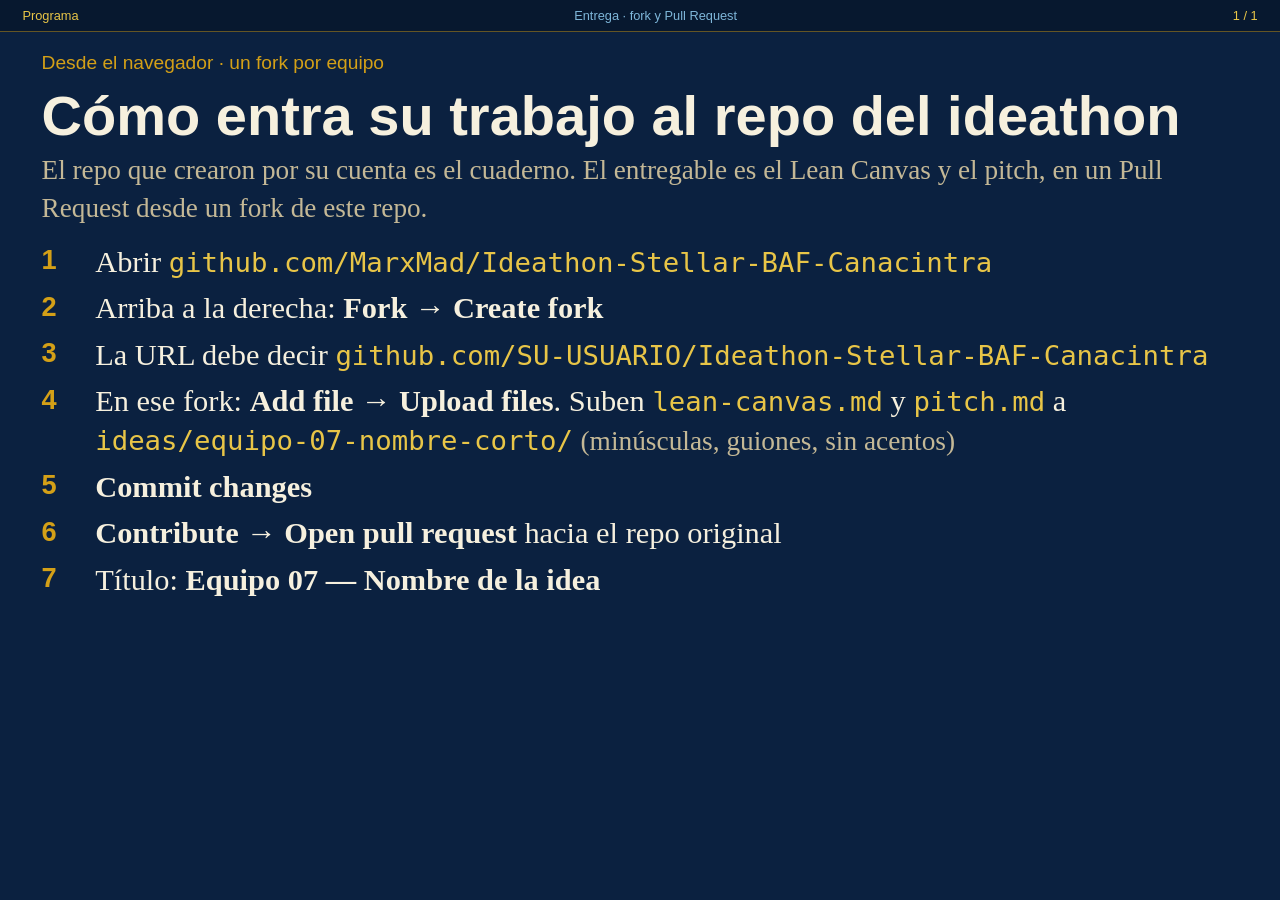
<file: presentaciones/04-git.html>
<!doctype html>
<html lang="es">
<head>
<meta charset="utf-8">
<meta name="viewport" content="width=device-width, initial-scale=1">
<title>Cómo entregar · Fork y Pull Request</title>
<link rel="stylesheet" href="deck.css">
<style>
  .git .slide { padding: 3.15rem 2.6rem 1.6rem; justify-content: flex-start; }
  .git h1 { font-size: clamp(2.4rem, 5vw, 3.5rem); margin-bottom: 0.25rem; }
  .git .eyebrow { font-size: 1.2rem; }
  .git .lede {
    font-size: clamp(1.35rem, 2.3vw, 1.7rem);
    max-width: none;
    margin-bottom: 1rem;
  }
  .git ol {
    list-style: none;
    padding: 0;
    margin: 0;
    max-width: none;
    display: grid;
    gap: 0.48rem;
    counter-reset: paso;
  }
  .git li {
    display: grid;
    grid-template-columns: 2.5rem 1fr;
    gap: 0.85rem;
    font-size: clamp(1.45rem, 2.5vw, 1.9rem);
    line-height: 1.28;
    margin: 0;
    align-items: start;
    max-width: none;
  }
  .git li::before {
    content: counter(paso);
    counter-increment: paso;
    font-family: var(--font-display);
    font-weight: 700;
    color: var(--gold);
    font-size: 1.7rem;
    padding-top: 0.02rem;
  }
  .git li > span { min-width: 0; }
  .git .mono {
    font-family: var(--font-mono);
    font-size: 0.9em;
    color: var(--gold-light);
  }
  .git em { color: var(--ivory-dim); font-style: normal; font-size: 0.9em; }
</style>
</head>
<body class="git">
<nav class="bar">
  <a href="index.html">Programa</a>
  <span class="mid">Entrega · fork y Pull Request</span>
  <span id="pos"></span>
</nav>

<article class="slide on">
  <p class="eyebrow">Desde el navegador · un fork por equipo</p>
  <h1>Cómo entra su trabajo al repo del ideathon</h1>
  <p class="lede">El repo que crearon por su cuenta es el cuaderno. El entregable es el Lean Canvas y el pitch, en un Pull Request desde un fork de este repo.</p>
  <ol>
    <li><span>Abrir <span class="mono">github.com/MarxMad/Ideathon-Stellar-BAF-Canacintra</span></span></li>
    <li><span>Arriba a la derecha: <strong>Fork</strong> → <strong>Create fork</strong></span></li>
    <li><span>La URL debe decir <span class="mono">github.com/SU-USUARIO/Ideathon-Stellar-BAF-Canacintra</span></span></li>
    <li><span>En ese fork: <strong>Add file</strong> → <strong>Upload files</strong>. Suben <span class="mono">lean-canvas.md</span> y <span class="mono">pitch.md</span> a <span class="mono">ideas/equipo-07-nombre-corto/</span> <em>(minúsculas, guiones, sin acentos)</em></span></li>
    <li><span><strong>Commit changes</strong></span></li>
    <li><span><strong>Contribute</strong> → <strong>Open pull request</strong> hacia el repo original</span></li>
    <li><span>Título: <strong>Equipo 07 — Nombre de la idea</strong></span></li>
  </ol>
</article>

<script src="deck.js"></script>
</body>
</html>
</file>
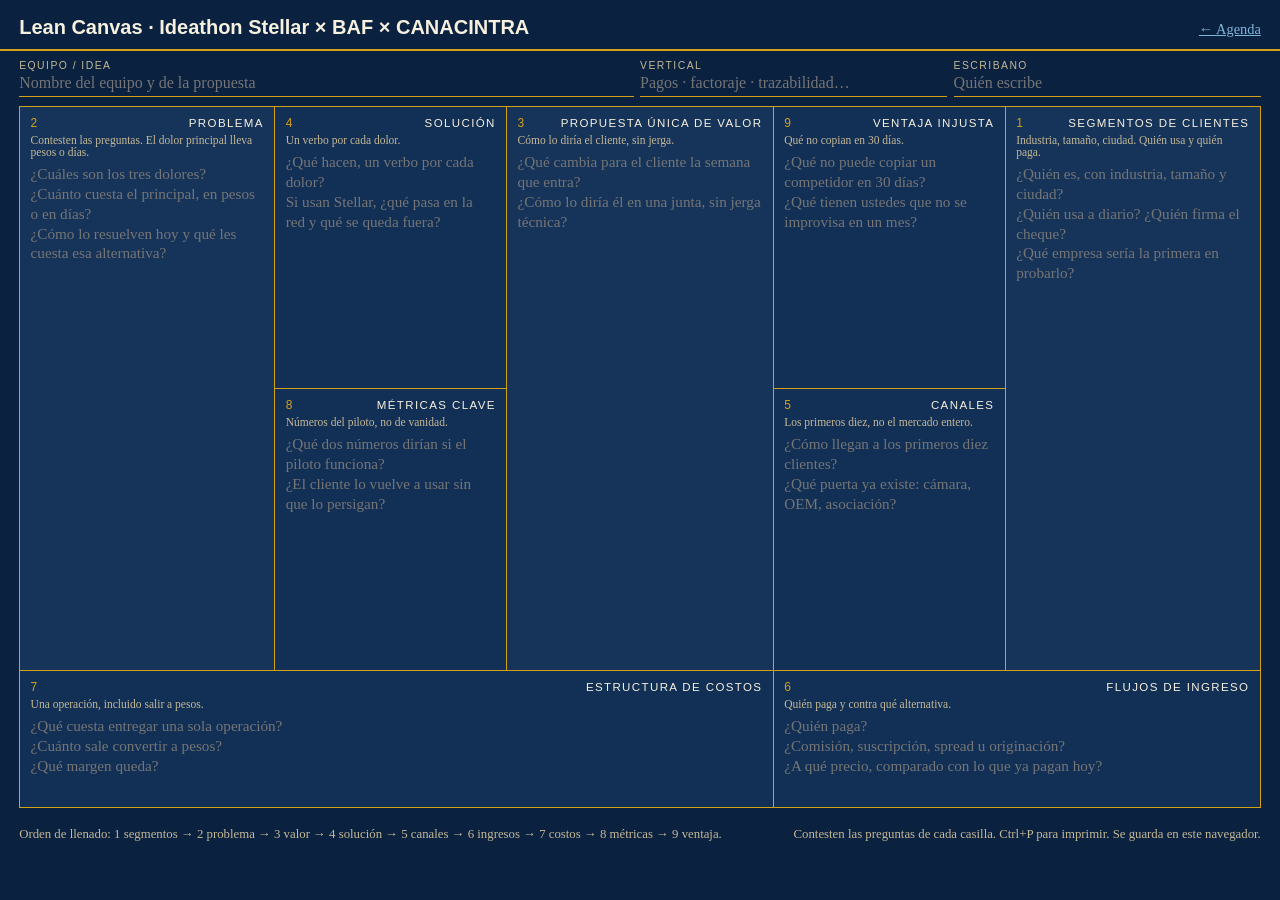
<file: presentaciones/canvas.html>
<!doctype html>
<html lang="es">
<head>
<meta charset="utf-8">
<meta name="viewport" content="width=device-width, initial-scale=1">
<title>Lean Canvas · llenable</title>
<style>
  :root {
    --paper: #0B2140;
    --raised: #123056;
    --ink: #F6F0DE;
    --faint: #C4B896;
    --rule: #D4A017;
    --stamp: #D4A017;
    --steel: #7EB6D9;
    --font-d: "Helvetica Neue", Helvetica, Arial, sans-serif;
    --font-b: Georgia, "Times New Roman", Times, serif;
  }
  * { box-sizing: border-box; }
  body {
    margin: 0;
    background: var(--paper);
    color: var(--ink);
    font-family: var(--font-b);
  }
  header {
    padding: 1rem 1.2rem 0.6rem;
    display: flex;
    flex-wrap: wrap;
    gap: 0.6rem 1.2rem;
    justify-content: space-between;
    align-items: baseline;
    border-bottom: 2px solid var(--stamp);
  }
  header h1 {
    font-family: var(--font-d);
    font-size: 1.25rem;
    margin: 0;
  }
  header a { color: var(--steel); font-size: 0.9rem; }
  .meta {
    display: grid;
    grid-template-columns: 2fr 1fr 1fr;
    gap: 0.4rem;
    padding: 0.6rem 1.2rem;
  }
  .meta label {
    font-family: var(--font-d);
    font-size: 0.65rem;
    letter-spacing: 0.14em;
    text-transform: uppercase;
    color: var(--faint);
    display: block;
  }
  .meta input, textarea {
    width: 100%;
    border: 0;
    border-bottom: 1px solid var(--rule);
    background: transparent;
    font: inherit;
    color: inherit;
    padding: 0.2rem 0;
  }
  textarea {
    border: 0;
    resize: none;
    min-height: 5.5rem;
    outline: none;
  }
  .board {
    display: grid;
    grid-template-columns: 1.1fr 1fr 1.15fr 1fr 1.1fr;
    grid-template-rows: 1fr 1fr auto;
    gap: 1px;
    background: var(--rule);
    border: 1px solid var(--rule);
    margin: 0 1.2rem 1.2rem;
    min-height: 78vh;
  }
  .cell {
    background: var(--raised);
    padding: 0.55rem 0.65rem 0.4rem;
    display: flex;
    flex-direction: column;
    min-height: 0;
  }
  .cell header {
    border: 0;
    padding: 0;
    margin: 0 0 0.25rem;
    display: flex;
    gap: 0.4rem;
    align-items: baseline;
  }
  .n {
    font-family: var(--font-d);
    color: var(--stamp);
    font-size: 0.75rem;
  }
  .t {
    font-family: var(--font-d);
    font-size: 0.72rem;
    letter-spacing: 0.12em;
    text-transform: uppercase;
  }
  .hint { font-size: 0.72rem; color: var(--faint); margin: 0 0 0.2rem; }
  .cell textarea { flex: 1; min-height: 0; font-size: 0.95rem; line-height: 1.3; }
  .problem { grid-column: 1; grid-row: 1 / 3; }
  .solution { grid-column: 2; grid-row: 1; }
  .metrics { grid-column: 2; grid-row: 2; }
  .uvp { grid-column: 3; grid-row: 1 / 3; }
  .unfair { grid-column: 4; grid-row: 1; }
  .channels { grid-column: 4; grid-row: 2; }
  .segments { grid-column: 5; grid-row: 1 / 3; }
  .costs { grid-column: 1 / 4; grid-row: 3; min-height: 8.5rem; }
  .revenue { grid-column: 4 / 6; grid-row: 3; min-height: 8.5rem; }
  .uvp, .problem, .segments { background: #16345A; }
  footer {
    padding: 0 1.2rem 1.4rem;
    font-size: 0.8rem;
    color: var(--faint);
    display: flex;
    justify-content: space-between;
    gap: 1rem;
    flex-wrap: wrap;
  }
  @media (max-width: 900px) {
    .board {
      grid-template-columns: 1fr;
      grid-template-rows: none;
      min-height: 0;
    }
    .problem, .solution, .metrics, .uvp, .unfair, .channels, .segments, .costs, .revenue {
      grid-column: 1;
      grid-row: auto;
    }
    .meta { grid-template-columns: 1fr; }
    textarea { min-height: 6rem; }
  }
  @media print {
    header a, footer { display: none; }
    .board { min-height: 88vh; margin: 0; }
    body { background: white; }
    textarea { overflow: hidden; }
  }
</style>
</head>
<body>
<header>
  <h1>Lean Canvas · Ideathon Stellar × BAF × CANACINTRA</h1>
  <a href="index.html">← Agenda</a>
</header>
<div class="meta">
  <div>
    <label>Equipo / idea</label>
    <input type="text" placeholder="Nombre del equipo y de la propuesta">
  </div>
  <div>
    <label>Vertical</label>
    <input type="text" placeholder="Pagos · factoraje · trazabilidad…">
  </div>
  <div>
    <label>Escribano</label>
    <input type="text" placeholder="Quién escribe">
  </div>
</div>

<div class="board">
  <section class="cell problem">
    <header><span class="n">2</span><span class="t">Problema</span></header>
    <p class="hint">Contesten las preguntas. El dolor principal lleva pesos o días.</p>
    <textarea placeholder="¿Cuáles son los tres dolores?
¿Cuánto cuesta el principal, en pesos o en días?
¿Cómo lo resuelven hoy y qué les cuesta esa alternativa?"></textarea>
  </section>
  <section class="cell solution">
    <header><span class="n">4</span><span class="t">Solución</span></header>
    <p class="hint">Un verbo por cada dolor.</p>
    <textarea placeholder="¿Qué hacen, un verbo por cada dolor?
Si usan Stellar, ¿qué pasa en la red y qué se queda fuera?"></textarea>
  </section>
  <section class="cell metrics">
    <header><span class="n">8</span><span class="t">Métricas clave</span></header>
    <p class="hint">Números del piloto, no de vanidad.</p>
    <textarea placeholder="¿Qué dos números dirían si el piloto funciona?
¿El cliente lo vuelve a usar sin que lo persigan?"></textarea>
  </section>
  <section class="cell uvp">
    <header><span class="n">3</span><span class="t">Propuesta única de valor</span></header>
    <p class="hint">Cómo lo diría el cliente, sin jerga.</p>
    <textarea placeholder="¿Qué cambia para el cliente la semana que entra?
¿Cómo lo diría él en una junta, sin jerga técnica?"></textarea>
  </section>
  <section class="cell unfair">
    <header><span class="n">9</span><span class="t">Ventaja injusta</span></header>
    <p class="hint">Qué no copian en 30 días.</p>
    <textarea placeholder="¿Qué no puede copiar un competidor en 30 días?
¿Qué tienen ustedes que no se improvisa en un mes?"></textarea>
  </section>
  <section class="cell channels">
    <header><span class="n">5</span><span class="t">Canales</span></header>
    <p class="hint">Los primeros diez, no el mercado entero.</p>
    <textarea placeholder="¿Cómo llegan a los primeros diez clientes?
¿Qué puerta ya existe: cámara, OEM, asociación?"></textarea>
  </section>
  <section class="cell segments">
    <header><span class="n">1</span><span class="t">Segmentos de clientes</span></header>
    <p class="hint">Industria, tamaño, ciudad. Quién usa y quién paga.</p>
    <textarea placeholder="¿Quién es, con industria, tamaño y ciudad?
¿Quién usa a diario? ¿Quién firma el cheque?
¿Qué empresa sería la primera en probarlo?"></textarea>
  </section>
  <section class="cell costs">
    <header><span class="n">7</span><span class="t">Estructura de costos</span></header>
    <p class="hint">Una operación, incluido salir a pesos.</p>
    <textarea placeholder="¿Qué cuesta entregar una sola operación?
¿Cuánto sale convertir a pesos?
¿Qué margen queda?"></textarea>
  </section>
  <section class="cell revenue">
    <header><span class="n">6</span><span class="t">Flujos de ingreso</span></header>
    <p class="hint">Quién paga y contra qué alternativa.</p>
    <textarea placeholder="¿Quién paga?
¿Comisión, suscripción, spread u originación?
¿A qué precio, comparado con lo que ya pagan hoy?"></textarea>
  </section>
</div>
<footer>
  <span>Orden de llenado: 1 segmentos → 2 problema → 3 valor → 4 solución → 5 canales → 6 ingresos → 7 costos → 8 métricas → 9 ventaja.</span>
  <span>Contesten las preguntas de cada casilla. Ctrl+P para imprimir. Se guarda en este navegador.</span>
</footer>
<script>
  const KEY = "ideathon-lean-canvas-preguntas";
  const fields = [...document.querySelectorAll("input, textarea")];
  try {
    const saved = JSON.parse(localStorage.getItem(KEY) || "[]");
    fields.forEach((el, i) => { if (saved[i]) el.value = saved[i]; });
  } catch (_) {}
  const persist = () => localStorage.setItem(KEY, JSON.stringify(fields.map((el) => el.value)));
  fields.forEach((el) => el.addEventListener("input", persist));
</script>
</body>
</html>
</file>
<file: presentaciones/deck.css>
:root {
  --navy: #0B2140;
  --navy-2: #123056;
  --gold: #D4A017;
  --gold-light: #E8C547;
  --ivory: #F6F0DE;
  --ivory-dim: #C4B896;
  --blue: #7EB6D9;
  --line: rgba(212, 160, 23, 0.45);
  --font-display: "Helvetica Neue", Helvetica, Arial, sans-serif;
  --font-body: Georgia, "Times New Roman", Times, serif;
  --font-mono: ui-monospace, Menlo, Consolas, monospace;

  --paper: var(--navy);
  --box: var(--navy-2);
  --ink: var(--ivory);
  --muted: var(--ivory-dim);
}

* { box-sizing: border-box; }

html, body {
  margin: 0;
  height: 100%;
  background: var(--paper);
  color: var(--ink);
  font-family: var(--font-body);
}

.bar {
  position: fixed;
  top: 0; left: 0; right: 0;
  z-index: 5;
  display: flex;
  align-items: baseline;
  justify-content: space-between;
  gap: 1rem;
  padding: 0.5rem 1.4rem;
  background: #07182F;
  border-bottom: 1px solid var(--line);
  color: var(--gold-light);
  font-family: var(--font-display);
  font-size: 0.8rem;
}
.bar a { color: var(--gold-light); text-decoration: none; }
.bar .mid { flex: 1; text-align: center; color: var(--blue); }

.slide {
  display: none;
  height: 100vh;
  padding: 3.4rem 4rem 2.6rem;
  background: var(--paper);
  flex-direction: column;
  justify-content: center;
}
.slide.on { display: flex; }

.eyebrow {
  font-family: var(--font-display);
  font-size: 0.92rem;
  color: var(--gold);
  margin: 0 0 0.55rem;
}

h1 {
  font-family: var(--font-display);
  font-size: clamp(2.1rem, 4.8vw, 3.4rem);
  font-weight: 700;
  line-height: 1.08;
  margin: 0 0 0.85rem;
  text-wrap: balance;
  color: var(--ink);
}
h1 .x { color: var(--gold); font-weight: 400; }

h2 {
  font-family: var(--font-display);
  font-size: clamp(1.45rem, 3.2vw, 2.15rem);
  font-weight: 700;
  line-height: 1.15;
  margin: 0 0 0.95rem;
  text-wrap: balance;
}

p, li { font-size: clamp(1.08rem, 1.85vw, 1.32rem); line-height: 1.4; }
p { margin: 0 0 0.75rem; max-width: 50ch; }
p.lede {
  font-size: clamp(1.15rem, 2vw, 1.45rem);
  color: var(--muted);
  max-width: 40ch;
}

ul, ol { margin: 0.1rem 0 0; padding-left: 1.2rem; max-width: 54ch; }
li { margin: 0 0 0.4rem; }
li::marker { color: var(--gold); }

.grid {
  display: grid;
  grid-template-columns: repeat(auto-fit, minmax(14.5rem, 1fr));
  gap: 0.7rem;
  width: 100%;
  max-width: 74rem;
}
.card {
  background: var(--box);
  border: 1px solid var(--line);
  padding: 0.9rem 1rem;
}
.card b {
  display: block;
  font-family: var(--font-display);
  font-size: 0.92rem;
  margin-bottom: 0.3rem;
  color: var(--gold);
}
.card span { font-size: 1.02rem; line-height: 1.35; color: var(--muted); }

.pair {
  display: grid;
  grid-template-columns: 1fr 1fr;
  gap: 1rem;
  width: 100%;
  max-width: 70rem;
}
.pair .box {
  padding: 1rem 1.1rem;
  border: 1px solid var(--line);
  background: var(--box);
}
.pair .lbl {
  font-family: var(--font-display);
  font-size: 0.85rem;
  color: var(--gold);
  margin-bottom: 0.4rem;
}
.pair p { font-size: 1.12rem; margin: 0; max-width: none; color: var(--ink); }

table {
  border-collapse: collapse;
  width: 100%;
  max-width: 72rem;
  font-size: clamp(0.98rem, 1.55vw, 1.18rem);
}
th {
  font-family: var(--font-display);
  text-align: left;
  font-size: 0.82rem;
  color: var(--gold);
  border-bottom: 1px solid var(--gold);
  padding: 0 0.8rem 0.4rem 0;
}
td {
  border-bottom: 1px solid rgba(212, 160, 23, 0.22);
  padding: 0.55rem 0.8rem 0.55rem 0;
  vertical-align: top;
  color: var(--ink);
}
td.t {
  font-family: var(--font-mono);
  font-variant-numeric: tabular-nums;
  white-space: nowrap;
  color: var(--gold);
}

.bigtime {
  font-family: var(--font-display);
  font-size: clamp(2rem, 5.2vw, 3.4rem);
  line-height: 1.1;
  margin: 0 0 0.65rem;
  color: var(--ink);
}

.note {
  margin-top: 1rem;
  border-left: 3px solid var(--gold);
  padding: 0.1rem 0 0.1rem 0.9rem;
  font-size: 1.12rem;
  max-width: 46ch;
  color: var(--muted);
}

.q {
  font-size: clamp(1.2rem, 2.2vw, 1.55rem);
  line-height: 1.35;
  max-width: 32ch;
  color: var(--ink);
  font-style: italic;
}

.slide.board {
  padding: 3.1rem 1.5rem 1.2rem;
  justify-content: flex-start;
}
.canvas-head {
  display: flex;
  flex-wrap: wrap;
  justify-content: space-between;
  align-items: baseline;
  gap: 0.35rem 1rem;
  margin-bottom: 0.5rem;
}
.canvas-head strong {
  font-family: var(--font-display);
  font-size: 1.25rem;
  color: var(--ink);
}
.canvas-head span { font-size: 0.95rem; color: var(--muted); }

.live {
  display: grid;
  grid-template-columns: 1.12fr 1fr 1.2fr 1fr 1.12fr;
  grid-template-rows: 1.12fr 0.95fr auto;
  gap: 3px;
  width: 100%;
  flex: 1;
  min-height: 64vh;
  background: var(--gold);
  border: 1px solid var(--gold);
  font-family: var(--font-body);
}
.live > div {
  background: var(--box);
  padding: 0.5rem 0.58rem 0.48rem;
  overflow: hidden;
  display: flex;
  flex-direction: column;
  min-height: 0;
}
.live h3 {
  font-family: var(--font-display);
  font-size: 0.72rem;
  font-weight: 700;
  color: var(--gold);
  margin: 0 0 0.32rem;
  flex: none;
}
.live ul, .live p {
  margin: 0;
  padding-left: 0;
  max-width: none;
  font-size: clamp(0.8rem, 1.2vw, 0.98rem);
  line-height: 1.32;
  color: var(--ink);
}
.live ul { padding-left: 0.95rem; }
.live li { margin: 0 0 0.22rem; font-size: inherit; color: var(--ink); }
.live li::marker { color: var(--gold); }
.live .sub {
  margin-top: auto;
  padding-top: 0.35rem;
  border-top: 1px solid var(--line);
  font-size: clamp(0.72rem, 1.05vw, 0.86rem);
  color: var(--muted);
}
.live .sub b {
  display: block;
  font-family: var(--font-display);
  font-size: 0.68rem;
  color: var(--gold);
  margin-bottom: 0.12rem;
  font-weight: 700;
}
.live .p { grid-column: 1; grid-row: 1 / 3; }
.live .s { grid-column: 2; grid-row: 1; }
.live .m { grid-column: 2; grid-row: 2; }
.live .u { grid-column: 3; grid-row: 1 / 3; }
.live .a { grid-column: 4; grid-row: 1; }
.live .c { grid-column: 4; grid-row: 2; }
.live .e { grid-column: 5; grid-row: 1 / 3; }
.live .k { grid-column: 1 / 4; grid-row: 3; min-height: 6.4rem; }
.live .r { grid-column: 4 / 6; grid-row: 3; min-height: 6.4rem; }

.steps { counter-reset: s; list-style: none; padding: 0; max-width: 54ch; }
.steps li {
  counter-increment: s;
  display: grid;
  grid-template-columns: 2rem 1fr;
  gap: 0.65rem;
  margin-bottom: 0.45rem;
}
.steps li::before {
  content: counter(s);
  font-family: var(--font-display);
  color: var(--gold);
  padding-top: 0.12rem;
}

@media (max-width: 800px) {
  .slide { padding: 3.2rem 1.15rem 1.4rem; }
  .pair { grid-template-columns: 1fr; }
}
</file>
